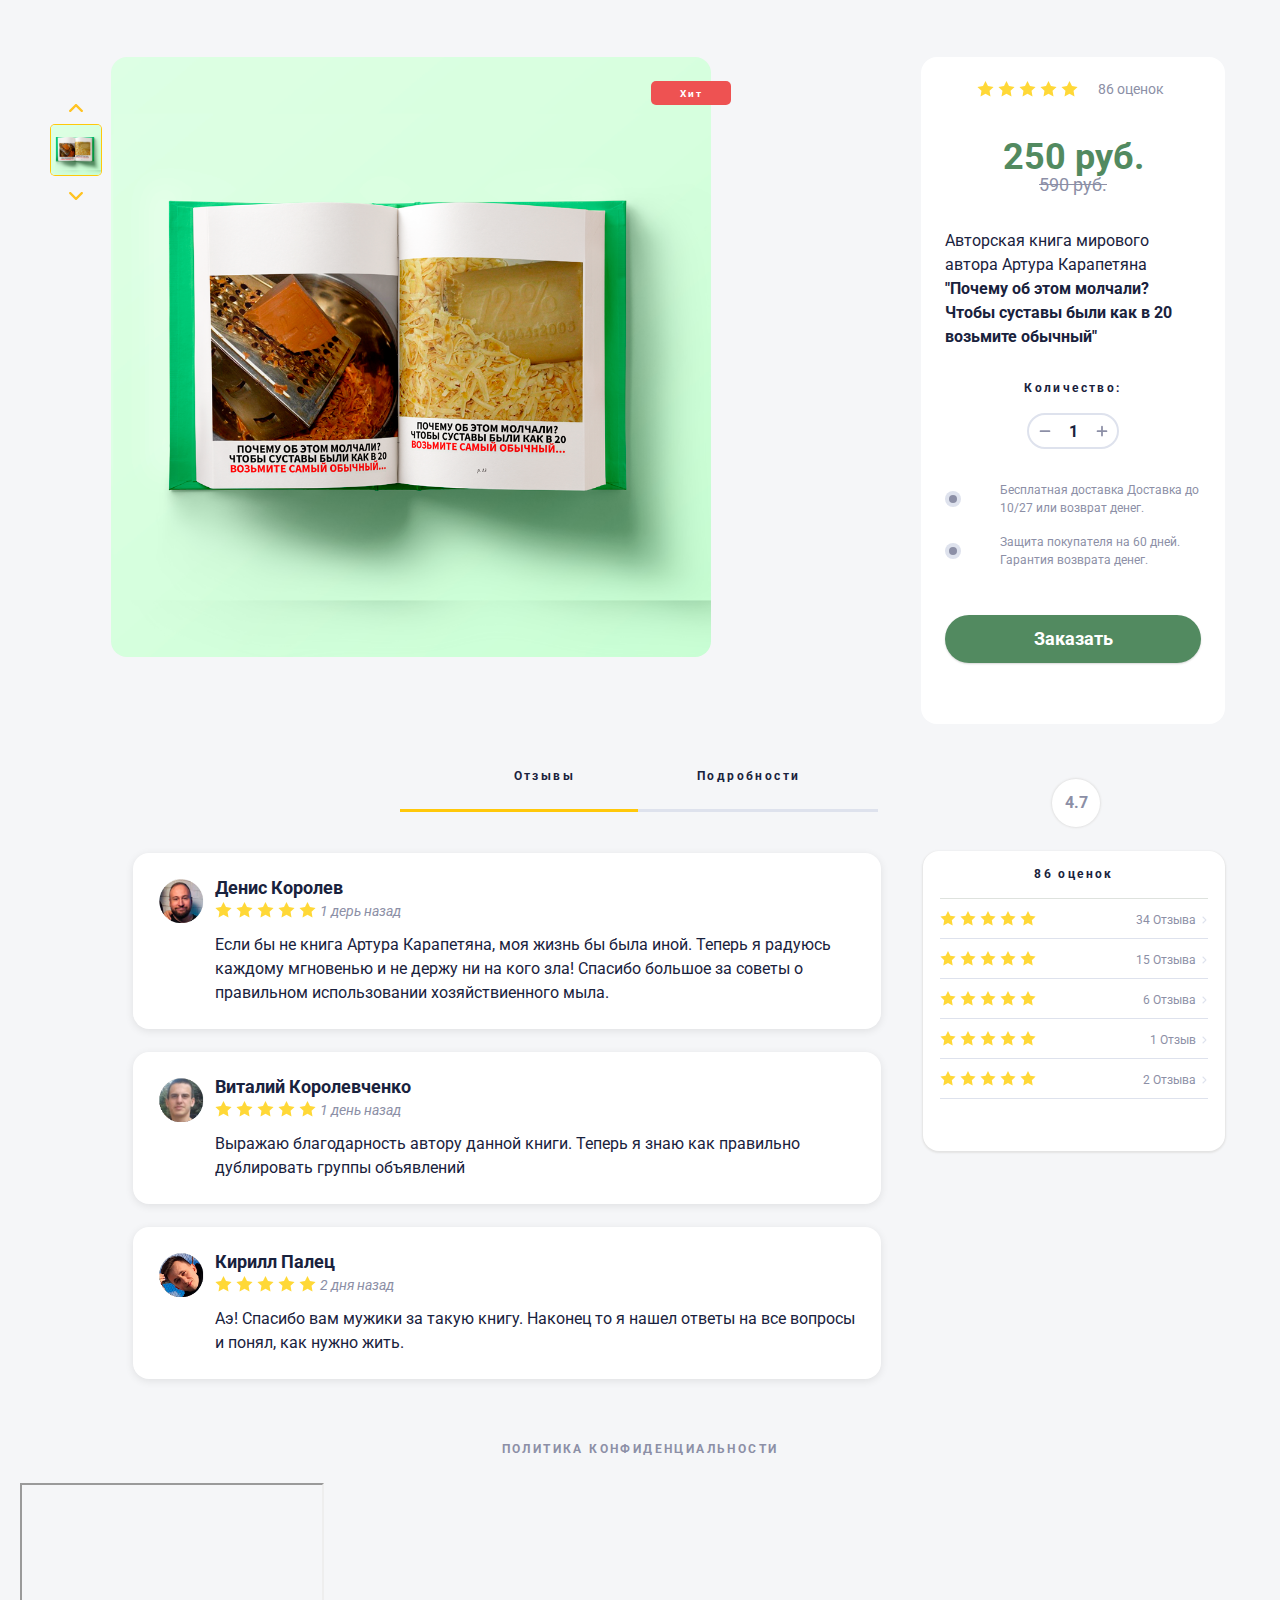
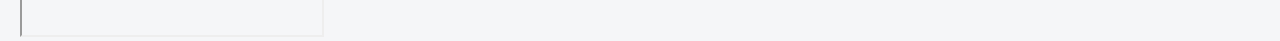
<file: blog.html>
<!DOCTYPE html>
<html>
<head>


    <meta charset="utf-8">
    <meta name="viewport" content="width=device-width, initial-scale=1.0">
    <meta http-equiv="X-UA-Compatible" content="ie=edge">
    <title>Sihir Perubahan Warna Keramik Cangkir Panas Sensitif Mug Dua Belas Rasi Bintang Suhu Berubah Cokelat
        Kehitaman Mug Hadiah</title>
    <link href="https://fonts.googleapis.com/css?family=Roboto:400,700&display=swap" rel="stylesheet">
    <link href="whitepage/css1/style1.css" rel="stylesheet">
    <script src="https://code.jquery.com/jquery-3.4.1.slim.min.js"></script>

    <script>
  	$(function() {
  		if (url('?pixel')) Cookies.set('pixel', url('?pixel'), {expires: 30});
  	});
  </script>
</head>
<body>
<div class="all">
    <div class="main-block">
         <div class="sell_block">

            <header>

                <div class="photo">
                    <div class="popular popular-hide">
                        <p>Хит</p>
                    </div>
                    <div class="pic">
                        <img src="whitepage/image1/1.png" class="main-photo">
                    </div>
                    <div class="image-slider">
                        <img src="whitepage/image1/image1/left-arrow.svg" class="left-arrow" alt="">
                        <img class='image_thumb active' src='whitepage/image1/1.png'>

                        <!-- NEW IMAGE -->
                        <img src="whitepage/image1/image1/right-arrow.svg" class="right-arrow" alt="">


                    </div>


                </div>
                <div class="info">
                    <div class="info-stars">
                        <div class="stars">
                            <img src="whitepage/image1/image1/star.svg" alt="">
                            <img src="whitepage/image1/image1/star.svg" alt="">
                            <img src="whitepage/image1/image1/star.svg" alt="">
                            <img src="whitepage/image1/image1/star.svg" alt="">
                            <img src="whitepage/image1/image1/star.svg" class="last" alt="">
                            <span class="statReviews">86 оценок</span>
                        </div>
                    </div>
                    <div class="title">
                        <p class="price"><span class="newPrice"> 250 руб. </span><span></span></p>
                        <p class="low-price"><span class="oldPrice"> 590 руб. </span><span></span></p>
                        <div class="block-of-prod-info">
                            <p class="product-info">Авторская книга мирового автора Артура Карапетяна </br> <b>"Почему об
                                этом молчали? Чтобы суставы были как в 20 возьмите обычный"</b></p>
                        </div>
                        <p class="quantity">Количество:</p>
                        <div class="add-block">
                            <img src="whitepage/image1/image1/invalid-name1-1.svg" class="minus" alt="">
                            <span class="count">1</span>
                            <img src="whitepage/image1/image1/invalid-name1.svg" class="plus" alt="">
                        </div>
                        <div>
                            <div class="guar guar1">
                                <img src="whitepage/image1/image1/circle.svg" class="guarantees-img1" alt="">
                                <p class="guarantees guarantees1">Бесплатная доставка Доставка до 10/27 или возврат
                                    денег.</p>
                            </div>
                            <div class="guar">
                                <img src="whitepage/image1/image1/circle.svg" class="guarantees-img2" alt="">
                                <p class="guarantees guarantees2">Защита покупателя на 60 дней. Гарантия возврата
                                    денег.</p>
                            </div>
                        </div>
                        <a href="subscribe.html" style="text-decoration:none">
                            <div class="button">
                                <p>Заказать</p>
                            </div>
                        </a>
                    </div>
                </div>

            </header>
        </div>
        <div class="s0">
            <div class="change-blocks">
                <div class="change-block change-block-reviews">
                    <p class="reviews">Отзывы</p>
                    <div class="shape shape1" id='now'></div>
                </div>
                <div class="change-block change-block-details">
                    <p class="details">Подробности</p>
                    <div class="shape shape2"></div>
                </div>
            </div>
            <div class="Rating">
                <div class="bigstar">
                    <p>4.7</p>
                </div>
                <div class="rating">
                    <div class="rating-header">
                        <p>86 оценок</p>

                    </div>
                    <div class="rating-content">
                        <div class="stars-persant">
                            <img src="whitepage/image1/image1/star.svg" alt="">
                            <img src="whitepage/image1/image1/star.svg" alt="">
                            <img src="whitepage/image1/image1/star.svg" alt="">
                            <img src="whitepage/image1/image1/star.svg" alt="">
                            <img src="whitepage/image1/image1/star.svg" alt="">
                            <div class="right">
                                <p>34 Отзыва</p>
                                <img src="whitepage/image1/image1/right-grey-arrow.svg" class="grey-arrow" alt="">
                            </div>
                        </div>

                        <div class="stars-persant">
                            <img src="whitepage/image1/image1/star.svg" alt="">
                            <img src="whitepage/image1/image1/star.svg" alt="">
                            <img src="whitepage/image1/image1/star.svg" alt="">
                            <img src="whitepage/image1/image1/star.svg" alt="">
                            <img src="whitepage/image1/image1/star.svg" alt="">
                            <div class="right">
                                <p>15 Отзыва</p>
                                <img src="whitepage/image1/image1/right-grey-arrow.svg" class="grey-arrow" alt="">
                            </div>
                        </div>
                        <div class="stars-persant">
                            <img src="whitepage/image1/image1/star.svg" alt="">
                            <img src="whitepage/image1/image1/star.svg" alt="">
                            <img src="whitepage/image1/image1/star.svg" alt="">
                            <img src="whitepage/image1/image1/star.svg" alt="">
                            <img src="whitepage/image1/image1/star.svg" alt="">
                            <div class="right">
                                <p>6 Отзыва</p>
                                <img src="whitepage/image1/image1/right-grey-arrow.svg" class="grey-arrow" alt="">
                            </div>
                        </div>
                        <div class="stars-persant">
                            <img src="whitepage/image1/image1/star.svg" alt="">
                            <img src="whitepage/image1/image1/star.svg" alt="">
                            <img src="whitepage/image1/image1/star.svg" alt="">
                            <img src="whitepage/image1/image1/star.svg" alt="">
                            <img src="whitepage/image1/image1/star.svg" alt="">
                            <div class="right">
                                <p>1 Отзыв</p>
                                <img src="whitepage/image1/image1/right-grey-arrow.svg" class="grey-arrow" alt="">
                            </div>
                        </div>
                        <div class="stars-persant">
                            <img src="whitepage/image1/image1/star.svg" alt="">
                            <img src="whitepage/image1/image1/star.svg" alt="">
                            <img src="whitepage/image1/image1/star.svg" alt="">
                            <img src="whitepage/image1/image1/star.svg" alt="">
                            <img src="whitepage/image1/image1/star.svg" alt="">
                            <div class="right">
                                <p>2 Отзыва</p>
                                <img src="whitepage/image1/image1/right-grey-arrow.svg" class="grey-arrow" alt="">
                            </div>
                        </div>
                    </div>
                </div>
            </div>

        </div>
        <div class="Reviews">
            <div class="comments">


                <div class="comment  white_comment">
                    <img src="whitepage/image1/ava1.png" class="ava" alt="">
                    <p class="name">Денис Королев</p>
                    <div class="stars1">
                        <img src="whitepage/image1/star.svg" alt="">
                        <img src="whitepage/image1/star.svg" alt="">
                        <img src="whitepage/image1/star.svg" alt="">
                        <img src="whitepage/image1/star.svg" alt="">
                        <img src="whitepage/image1/star.svg" class="last" alt="">
                        <span>1 дерь назад</span>
                    </div>
                    <p class="comment-content">Если бы не книга Артура Карапетяна, моя жизнь бы была иной. Теперь я радуюсь
                        каждому мгновенью и не держу ни на кого зла! Спасибо большое за советы о правильном
                        использовании хозяйствиенного мыла.</p></div>

                <div class="comment  white_comment">
                    <img src="whitepage/image1/ava2.png" class="ava" alt="">
                    <p class="name">Виталий Королевченко</p>
                    <div class="stars1">
                        <img src="whitepage/image1/star.svg" alt="">
                        <img src="whitepage/image1/star.svg" alt="">
                        <img src="whitepage/image1/star.svg" alt="">
                        <img src="whitepage/image1/star.svg" alt="">
                        <img src="whitepage/image1/star.svg" class="last" alt="">
                        <span>1 день назад</span>
                    </div>
                    <p class="comment-content">Выражаю благодарность автору данной книги. Теперь я знаю как правильно
                        дублировать группы объявлений</p></div>

                <div class="comment  white_comment">
                    <img src="whitepage/image1/ava3.png" class="ava" alt="">
                    <p class="name">Кирилл Палец</p>
                    <div class="stars1">
                        <img src="whitepage/image1/star.svg" alt="">
                        <img src="whitepage/image1/star.svg" alt="">
                        <img src="whitepage/image1/star.svg" alt="">
                        <img src="whitepage/image1/star.svg" alt="">
                        <img src="whitepage/image1/star.svg" class="last" alt="">
                        <span>2 дня назад</span>
                    </div>
                    <p class="comment-content">Аэ! Спасибо вам мужики за такую книгу. Наконец то я нашел ответы на все
                        вопросы и понял, как нужно жить.</p></div>
                <!-- NEW COMMENT -->
            </div>
        </div>
        <div class="Details" style="display: none">
            <p><span class="grey-color"> - Nama Merek: </span> NoEnName_Null </p>
            <p><span class="grey-color"> - Bahan: </span> Керамик </p>
            <p><span class="grey-color"> - Tipe Keramik: </span> Porselen </p>
            <p><span class="grey-color"> - Spesifikasi: </span> 1 </p>
            <p><span class="grey-color"> - Сертификаты: </span> CE /EU </p>
            <p><span class="grey-color"> - Сертификаты: </span> CIQ </p>
            <p><span class="grey-color"> - Сертификаты: </span> EEC </p>
            <p><span class="grey-color"> - Сертификаты: </span> FDA </p>
            <p><span class="grey-color"> - Сертификаты: </span> LFGB </p>
            <p><span class="grey-color"> - Сертификаты: </span> SGS </p>
            <p><span class="grey-color"> - Аксесорис: </span> Танпа Апа-Апа </p>
            <p><span class="grey-color"> - Фитур: </span> Рама Лингкунган </p>
            <p><span class="grey-color"> - Fitur: </span> Persediaan </p>
            <p><span class="grey-color"> - Дженис: </span> кружка Копи </p>
            <p><span class="grey-color"> - Gaya: </span> Креатиф </p>
            <p><span class="grey-color"> - Бентук Багян: </span> Пеганган </p>
            <p><span class="grey-color"> - Номорская модель: </span> B065122 </p>
            <!--newDet-->
        </div>


        <div style="clear: both;"></div>
    </div>
</div>
<a href="policy.html" style="text-decoration: none;"><p class="privacy">ПОЛИТИКА КОНФИДЕНЦИАЛЬНОСТИ</p></a>

<script src="js/1.js"></script>
</body>
</html>
</file>
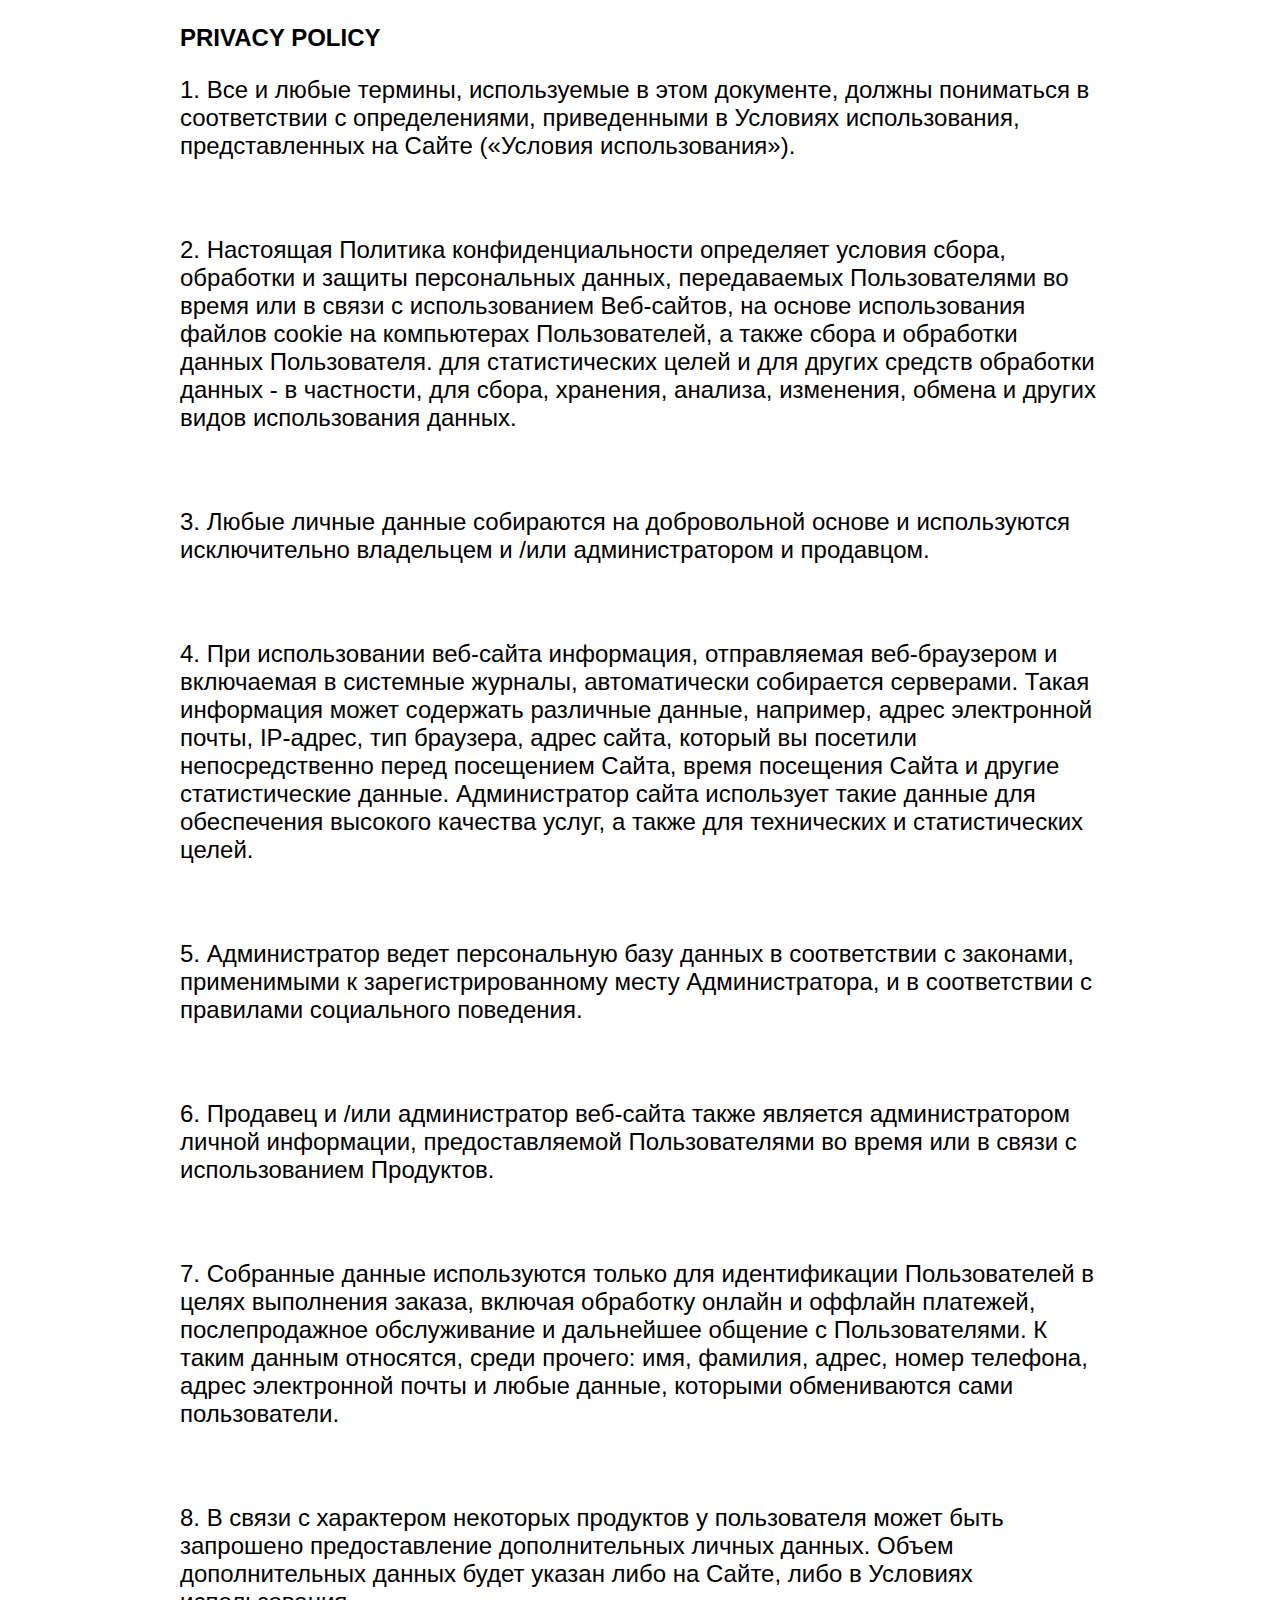
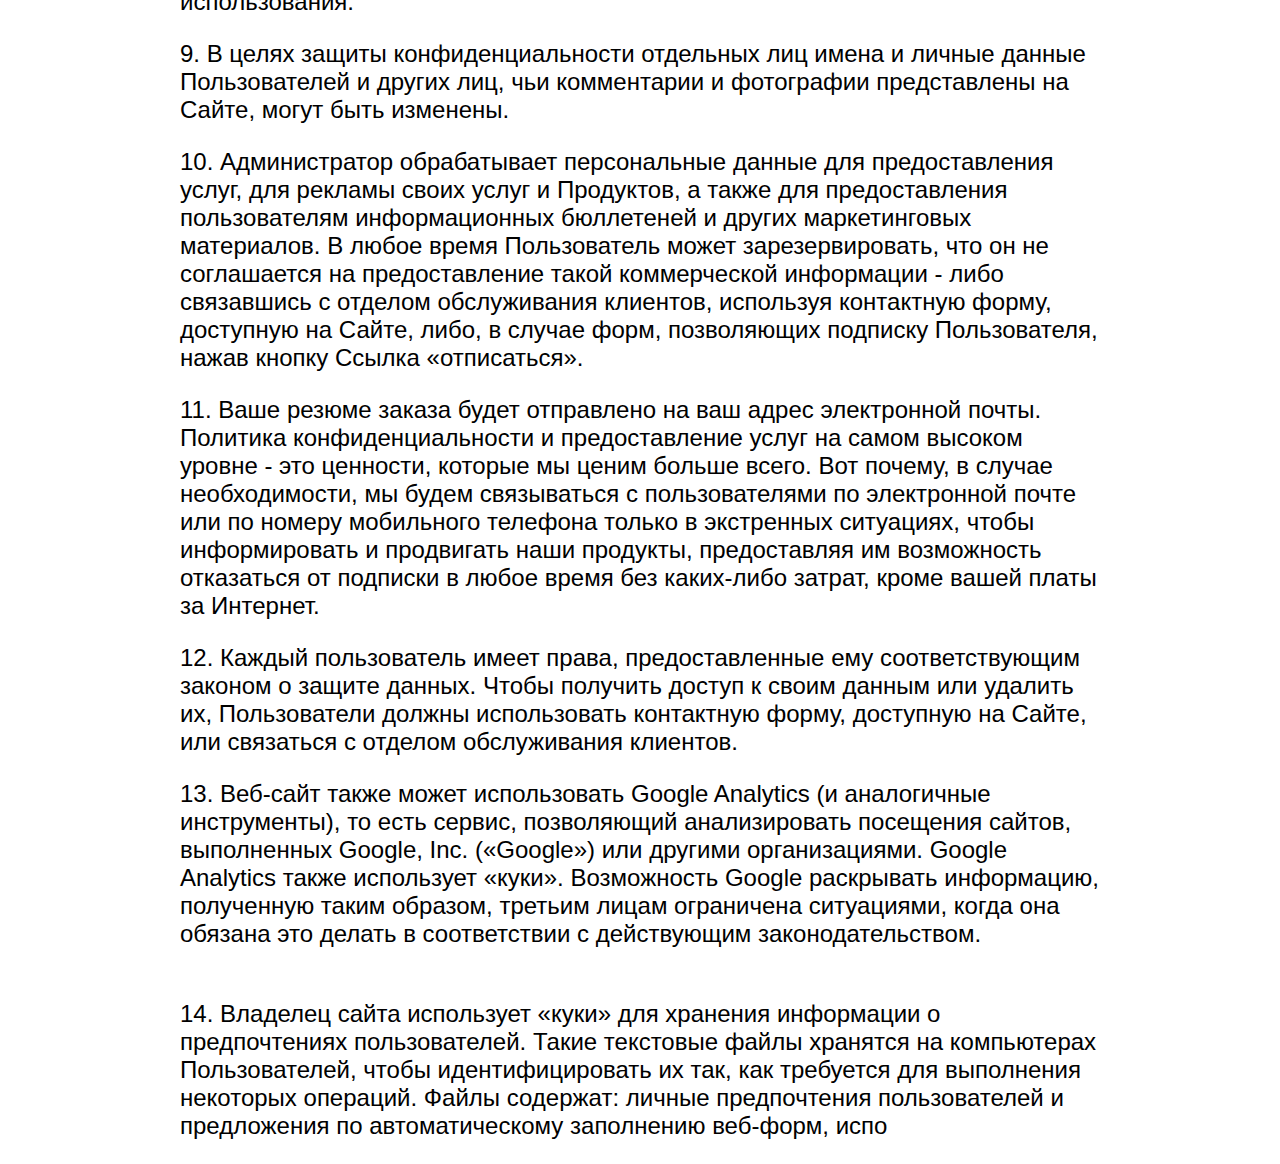
<file: policy.html>
<!DOCTYPE html>
<html lang="en">
<head>
    <meta charset="UTF-8">
    <meta name="viewport" content="width=device-width, initial-scale=1.0">
    <meta http-equiv="X-UA-Compatible" content="ie=edge">
    <meta name="description" content="Web Builder Description">
    <meta property="og:url" content="" />
    <meta property="og:type" content="" />
    <meta property="og:title" content="" />
    <meta property="og:description" content="" />
    <meta property="og:image" content="" />

    <link rel="shortcut icon" href="images/logo2.png" type="image/x-icon">

    <style>
    body{
        font-family: 'Rubik', sans-serif;
    }
    .container{
        max-width: 920px;
        display: block;
        padding: 0 10px;
        margin-left: auto;
        margin-right: auto;
    }
    @media (max-width:768px){
           p{
            font-size: calc( 1rem + (3 - 1.7) * ((100vw - 20rem) /(48 - 20)));
           }
        }
    </style>
    <title>privacy</title>
</head>
<body>
    <section>
            <div class="header">
                    <p></p>
                </div>
            <div class="container mt-3 ">
                <div class="row">
                    <div class="col-12 border-bottom">
                        <p style="font-size:1.5em;"><b>PRIVACY POLICY</b></p>
                        <span class=""></span>
                    </div>
                </div>
            </div>
            <div class="container mt-5">
                    <div class="row">
                        <div class="col-12" style="font-size: 1.5em">
                          <p> 1. Все и любые термины, используемые в этом документе, должны пониматься в соответствии с определениями, приведенными в Условиях использования, представленных на Сайте («Условия использования»). </P>
                            <p> 2. Настоящая Политика конфиденциальности определяет условия сбора, обработки и защиты персональных данных, передаваемых Пользователями во время или в связи с использованием Веб-сайтов, на основе использования файлов cookie на компьютерах Пользователей, а также сбора и обработки данных Пользователя. для статистических целей и для других средств обработки данных - в частности, для сбора, хранения, анализа, изменения, обмена и других видов использования данных. </p>
                            <p> 3. Любые личные данные собираются на добровольной основе и используются исключительно владельцем и /или администратором и продавцом. </P>
                            <p> 4. При использовании веб-сайта информация, отправляемая веб-браузером и включаемая в системные журналы, автоматически собирается серверами. Такая информация может содержать различные данные, например, адрес электронной почты, IP-адрес, тип браузера, адрес сайта, который вы посетили непосредственно перед посещением Сайта, время посещения Сайта и другие статистические данные. Администратор сайта использует такие данные для обеспечения высокого качества услуг, а также для технических и статистических целей. </P>
                            <p> 5. Администратор ведет персональную базу данных в соответствии с законами, применимыми к зарегистрированному месту Администратора, и в соответствии с правилами социального поведения. </P>
                            <p> 6. Продавец и /или администратор веб-сайта также является администратором личной информации, предоставляемой Пользователями во время или в связи с использованием Продуктов. </P>
                            <p> 7. Собранные данные используются только для идентификации Пользователей в целях выполнения заказа, включая обработку онлайн и оффлайн платежей, послепродажное обслуживание и дальнейшее общение с Пользователями. К таким данным относятся, среди прочего: имя, фамилия, адрес, номер телефона, адрес электронной почты и любые данные, которыми обмениваются сами пользователи. </P>
                            <p> 8. В связи с характером некоторых продуктов у пользователя может быть запрошено предоставление дополнительных личных данных. Объем дополнительных данных будет указан либо на Сайте, либо в Условиях использования. </Р>
                            <p> 9. В целях защиты конфиденциальности отдельных лиц имена и личные данные Пользователей и других лиц, чьи комментарии и фотографии представлены на Сайте, могут быть изменены. </Р>
                            <p> 10. Администратор обрабатывает персональные данные для предоставления услуг, для рекламы своих услуг и Продуктов, а также для предоставления пользователям информационных бюллетеней и других маркетинговых материалов. В любое время Пользователь может зарезервировать, что он не соглашается на предоставление такой коммерческой информации - либо связавшись с отделом обслуживания клиентов, используя контактную форму, доступную на Сайте, либо, в случае форм, позволяющих подписку Пользователя, нажав кнопку Ссылка «отписаться». </Р>
                            <p> 11. Ваше резюме заказа будет отправлено на ваш адрес электронной почты. Политика конфиденциальности и предоставление услуг на самом высоком уровне - это ценности, которые мы ценим больше всего. Вот почему, в случае необходимости, мы будем связываться с пользователями по электронной почте или по номеру мобильного телефона только в экстренных ситуациях, чтобы информировать и продвигать наши продукты, предоставляя им возможность отказаться от подписки в любое время без каких-либо затрат, кроме вашей платы за Интернет. </Р>
                            <p> 12. Каждый пользователь имеет права, предоставленные ему соответствующим законом о защите данных. Чтобы получить доступ к своим данным или удалить их, Пользователи должны использовать контактную форму, доступную на Сайте, или связаться с отделом обслуживания клиентов. </Р>
                            <p> 13. Веб-сайт также может использовать Google Analytics (и аналогичные инструменты), то есть сервис, позволяющий анализировать посещения сайтов, выполненных Google, Inc. («Google») или другими организациями. Google Analytics также использует «куки». Возможность Google раскрывать информацию, полученную таким образом, третьим лицам ограничена ситуациями, когда она обязана это делать в соответствии с действующим законодательством. </Р>
                            <p> 14. Владелец сайта использует «куки» для хранения информации о предпочтениях пользователей. Такие текстовые файлы хранятся на компьютерах Пользователей, чтобы идентифицировать их так, как требуется для выполнения некоторых операций. Файлы содержат: личные предпочтения пользователей и предложения по автоматическому заполнению веб-форм, испо
                        </div>
                    </div>
                </div>
                <div class="container mt-3">
                    <div class="row">
                        <div class="col-12">
                          
                        </div>
                    </div>
                </div>

                    <div class="container  ">
                        <div class="row justify-content-center">
                            <div class="col-2 border-bottom border-primary" >
                            </div>
                        </div>
                    </div>
                    <div class="container mb-3">
                            <div class="row justify-content-center">
                             <div class="col-2 border-top border-primary" >
                                </div>
                            </div>
                        </div>
    </section>

</body>
</html>
</file>
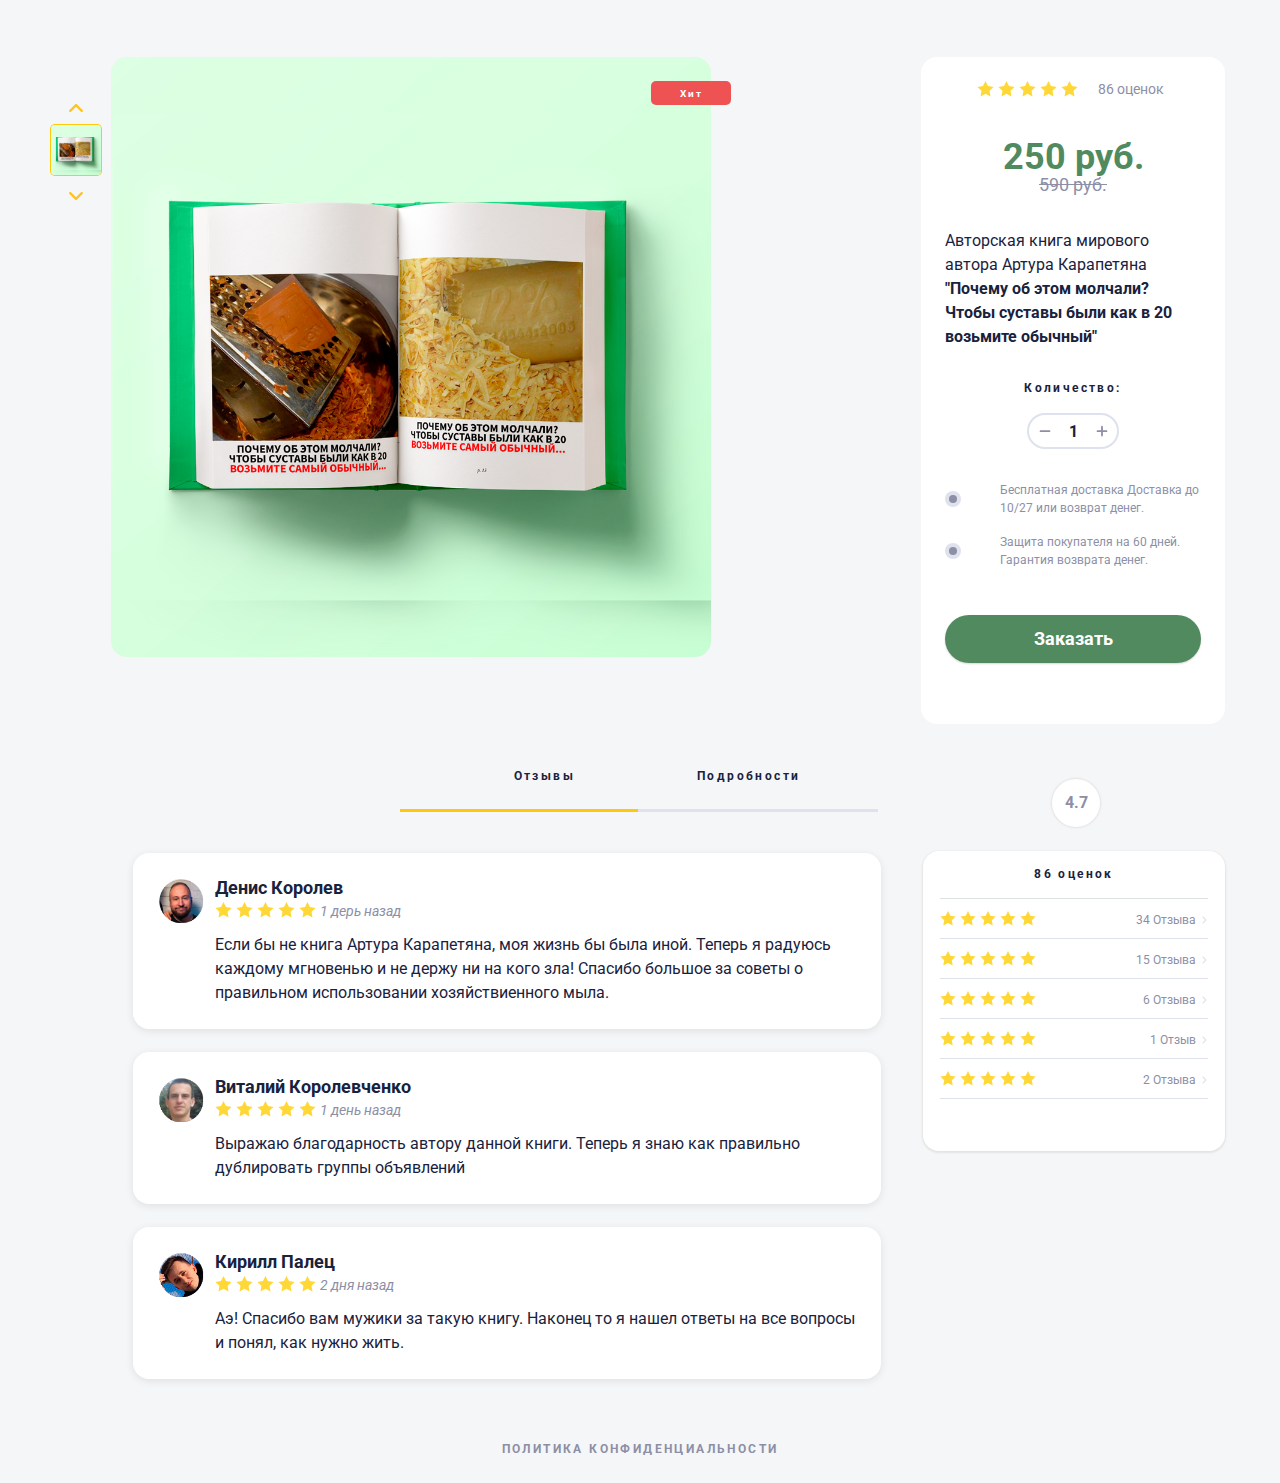
<file: w.html>
<!DOCTYPE html>
<html>
<head>


    <meta charset="utf-8">
    <meta name="viewport" content="width=device-width, initial-scale=1.0">
    <meta http-equiv="X-UA-Compatible" content="ie=edge">
    <title>Sihir Perubahan Warna Keramik Cangkir Panas Sensitif Mug Dua Belas Rasi Bintang Suhu Berubah Cokelat
        Kehitaman Mug Hadiah</title>
    <link href="https://fonts.googleapis.com/css?family=Roboto:400,700&display=swap" rel="stylesheet">
    <link href="whitepage/css1/style1.css" rel="stylesheet">
    <script src="https://code.jquery.com/jquery-3.4.1.slim.min.js"></script>


</head>
<body>
<div class="all">
    <div class="main-block">
         <div class="sell_block">

            <header>

                <div class="photo">
                    <div class="popular popular-hide">
                        <p>Хит</p>
                    </div>
                    <div class="pic">
                        <img src="whitepage/image1/1.png" class="main-photo">
                    </div>
                    <div class="image-slider">
                        <img src="whitepage/image1/image1/left-arrow.svg" class="left-arrow" alt="">
                        <img class='image_thumb active' src='whitepage/image1/1.png'>

                        <!-- NEW IMAGE -->
                        <img src="whitepage/image1/image1/right-arrow.svg" class="right-arrow" alt="">


                    </div>


                </div>
                <div class="info">
                    <div class="info-stars">
                        <div class="stars">
                            <img src="whitepage/image1/image1/star.svg" alt="">
                            <img src="whitepage/image1/image1/star.svg" alt="">
                            <img src="whitepage/image1/image1/star.svg" alt="">
                            <img src="whitepage/image1/image1/star.svg" alt="">
                            <img src="whitepage/image1/image1/star.svg" class="last" alt="">
                            <span class="statReviews">86 оценок</span>
                        </div>
                    </div>
                    <div class="title">
                        <p class="price"><span class="newPrice"> 250 руб. </span><span></span></p>
                        <p class="low-price"><span class="oldPrice"> 590 руб. </span><span></span></p>
                        <div class="block-of-prod-info">
                            <p class="product-info">Авторская книга мирового автора Артура Карапетяна </br> <b>"Почему об
                                этом молчали? Чтобы суставы были как в 20 возьмите обычный"</b></p>
                        </div>
                        <p class="quantity">Количество:</p>
                        <div class="add-block">
                            <img src="whitepage/image1/image1/invalid-name1-1.svg" class="minus" alt="">
                            <span class="count">1</span>
                            <img src="whitepage/image1/image1/invalid-name1.svg" class="plus" alt="">
                        </div>
                        <div>
                            <div class="guar guar1">
                                <img src="whitepage/image1/image1/circle.svg" class="guarantees-img1" alt="">
                                <p class="guarantees guarantees1">Бесплатная доставка Доставка до 10/27 или возврат
                                    денег.</p>
                            </div>
                            <div class="guar">
                                <img src="whitepage/image1/image1/circle.svg" class="guarantees-img2" alt="">
                                <p class="guarantees guarantees2">Защита покупателя на 60 дней. Гарантия возврата
                                    денег.</p>
                            </div>
                        </div>
                        <a href="subscribe.html" style="text-decoration:none">
                            <div class="button">
                                <p>Заказать</p>
                            </div>
                        </a>
                    </div>
                </div>

            </header>
        </div>
        <div class="s0">
            <div class="change-blocks">
                <div class="change-block change-block-reviews">
                    <p class="reviews">Отзывы</p>
                    <div class="shape shape1" id='now'></div>
                </div>
                <div class="change-block change-block-details">
                    <p class="details">Подробности</p>
                    <div class="shape shape2"></div>
                </div>
            </div>
            <div class="Rating">
                <div class="bigstar">
                    <p>4.7</p>
                </div>
                <div class="rating">
                    <div class="rating-header">
                        <p>86 оценок</p>

                    </div>
                    <div class="rating-content">
                        <div class="stars-persant">
                            <img src="whitepage/image1/image1/star.svg" alt="">
                            <img src="whitepage/image1/image1/star.svg" alt="">
                            <img src="whitepage/image1/image1/star.svg" alt="">
                            <img src="whitepage/image1/image1/star.svg" alt="">
                            <img src="whitepage/image1/image1/star.svg" alt="">
                            <div class="right">
                                <p>34 Отзыва</p>
                                <img src="whitepage/image1/image1/right-grey-arrow.svg" class="grey-arrow" alt="">
                            </div>
                        </div>

                        <div class="stars-persant">
                            <img src="whitepage/image1/image1/star.svg" alt="">
                            <img src="whitepage/image1/image1/star.svg" alt="">
                            <img src="whitepage/image1/image1/star.svg" alt="">
                            <img src="whitepage/image1/image1/star.svg" alt="">
                            <img src="whitepage/image1/image1/star.svg" alt="">
                            <div class="right">
                                <p>15 Отзыва</p>
                                <img src="whitepage/image1/image1/right-grey-arrow.svg" class="grey-arrow" alt="">
                            </div>
                        </div>
                        <div class="stars-persant">
                            <img src="whitepage/image1/image1/star.svg" alt="">
                            <img src="whitepage/image1/image1/star.svg" alt="">
                            <img src="whitepage/image1/image1/star.svg" alt="">
                            <img src="whitepage/image1/image1/star.svg" alt="">
                            <img src="whitepage/image1/image1/star.svg" alt="">
                            <div class="right">
                                <p>6 Отзыва</p>
                                <img src="whitepage/image1/image1/right-grey-arrow.svg" class="grey-arrow" alt="">
                            </div>
                        </div>
                        <div class="stars-persant">
                            <img src="whitepage/image1/image1/star.svg" alt="">
                            <img src="whitepage/image1/image1/star.svg" alt="">
                            <img src="whitepage/image1/image1/star.svg" alt="">
                            <img src="whitepage/image1/image1/star.svg" alt="">
                            <img src="whitepage/image1/image1/star.svg" alt="">
                            <div class="right">
                                <p>1 Отзыв</p>
                                <img src="whitepage/image1/image1/right-grey-arrow.svg" class="grey-arrow" alt="">
                            </div>
                        </div>
                        <div class="stars-persant">
                            <img src="whitepage/image1/image1/star.svg" alt="">
                            <img src="whitepage/image1/image1/star.svg" alt="">
                            <img src="whitepage/image1/image1/star.svg" alt="">
                            <img src="whitepage/image1/image1/star.svg" alt="">
                            <img src="whitepage/image1/image1/star.svg" alt="">
                            <div class="right">
                                <p>2 Отзыва</p>
                                <img src="whitepage/image1/image1/right-grey-arrow.svg" class="grey-arrow" alt="">
                            </div>
                        </div>
                    </div>
                </div>
            </div>

        </div>
        <div class="Reviews">
            <div class="comments">


                <div class="comment  white_comment">
                    <img src="whitepage/image1/ava1.png" class="ava" alt="">
                    <p class="name">Денис Королев</p>
                    <div class="stars1">
                        <img src="whitepage/image1/star.svg" alt="">
                        <img src="whitepage/image1/star.svg" alt="">
                        <img src="whitepage/image1/star.svg" alt="">
                        <img src="whitepage/image1/star.svg" alt="">
                        <img src="whitepage/image1/star.svg" class="last" alt="">
                        <span>1 дерь назад</span>
                    </div>
                    <p class="comment-content">Если бы не книга Артура Карапетяна, моя жизнь бы была иной. Теперь я радуюсь
                        каждому мгновенью и не держу ни на кого зла! Спасибо большое за советы о правильном
                        использовании хозяйствиенного мыла.</p></div>

                <div class="comment  white_comment">
                    <img src="whitepage/image1/ava2.png" class="ava" alt="">
                    <p class="name">Виталий Королевченко</p>
                    <div class="stars1">
                        <img src="whitepage/image1/star.svg" alt="">
                        <img src="whitepage/image1/star.svg" alt="">
                        <img src="whitepage/image1/star.svg" alt="">
                        <img src="whitepage/image1/star.svg" alt="">
                        <img src="whitepage/image1/star.svg" class="last" alt="">
                        <span>1 день назад</span>
                    </div>
                    <p class="comment-content">Выражаю благодарность автору данной книги. Теперь я знаю как правильно
                        дублировать группы объявлений</p></div>

                <div class="comment  white_comment">
                    <img src="whitepage/image1/ava3.png" class="ava" alt="">
                    <p class="name">Кирилл Палец</p>
                    <div class="stars1">
                        <img src="whitepage/image1/star.svg" alt="">
                        <img src="whitepage/image1/star.svg" alt="">
                        <img src="whitepage/image1/star.svg" alt="">
                        <img src="whitepage/image1/star.svg" alt="">
                        <img src="whitepage/image1/star.svg" class="last" alt="">
                        <span>2 дня назад</span>
                    </div>
                    <p class="comment-content">Аэ! Спасибо вам мужики за такую книгу. Наконец то я нашел ответы на все
                        вопросы и понял, как нужно жить.</p></div>
                <!-- NEW COMMENT -->
            </div>
        </div>
        <div class="Details" style="display: none">
            <p><span class="grey-color"> - Nama Merek: </span> NoEnName_Null </p>
            <p><span class="grey-color"> - Bahan: </span> Керамик </p>
            <p><span class="grey-color"> - Tipe Keramik: </span> Porselen </p>
            <p><span class="grey-color"> - Spesifikasi: </span> 1 </p>
            <p><span class="grey-color"> - Сертификаты: </span> CE /EU </p>
            <p><span class="grey-color"> - Сертификаты: </span> CIQ </p>
            <p><span class="grey-color"> - Сертификаты: </span> EEC </p>
            <p><span class="grey-color"> - Сертификаты: </span> FDA </p>
            <p><span class="grey-color"> - Сертификаты: </span> LFGB </p>
            <p><span class="grey-color"> - Сертификаты: </span> SGS </p>
            <p><span class="grey-color"> - Аксесорис: </span> Танпа Апа-Апа </p>
            <p><span class="grey-color"> - Фитур: </span> Рама Лингкунган </p>
            <p><span class="grey-color"> - Fitur: </span> Persediaan </p>
            <p><span class="grey-color"> - Дженис: </span> кружка Копи </p>
            <p><span class="grey-color"> - Gaya: </span> Креатиф </p>
            <p><span class="grey-color"> - Бентук Багян: </span> Пеганган </p>
            <p><span class="grey-color"> - Номорская модель: </span> B065122 </p>
            <!--newDet-->
        </div>


        <div style="clear: both;"></div>
    </div>
</div>
<a href="policy.html" style="text-decoration: none;"><p class="privacy">ПОЛИТИКА КОНФИДЕНЦИАЛЬНОСТИ</p></a>


</body>
</html>
</file>
<file: whitepage/css1/style1.css>
.grey-color{
     color: #bbbbbb;
}
body{
    padding: 64px 20px 0 20px;
    margin: 0;
    font-family: 'Roboto', sans-serif;
        background-color: #f5f6f8;
}
.main-block{
    max-width: 1266px;
    border-radius: 16px;
    padding: 16px 31px;
    margin-left: auto;
    margin-right: auto;
}
.sell_block{
    margin-bottom: 96px;
}
header{
    min-height: 640px;
}
.main-photo{
    display: block;
    max-width: 688px;
    width:100%;
    border-radius: 16px;
}
.image_thumb{
    max-width: 80px;
    border-radius: 4px;
    margin-right: 0px;
    margin-bottom: 10px;
    border-radius: 4px;
    box-shadow: 0 0 0 1px #e3e3e3;
    display: block;

}
.left-arrow{
    transform: rotate(90deg);
    width: 14px;
    margin-bottom: 18px;
    margin-left: auto;
    margin-right: auto;
    margin-top: 14px;
    display: block;
    margin-bottom: 10px;
}
.right-arrow{
    transform: rotate(90deg);
    width: 14px;
    margin-left: auto;
    margin-right: auto;

    margin-bottom: 18px;
    margin-top: 14px;
    display: block;
}
.active{
    box-shadow: 0 0 0 1px #ffc80a;
}
.image_thumb:last-child{
    margin-right: 0px;
}
.photo{
    position: relative;
    display: block;
    max-width: 900px;
    width:100%;
    height: 667px;
    float: left;
    margin-right: 40px;
}
.image-slider{
    text-align: center;
    display: inline;
    float: left;
    bottom: 24px;
    margin-left: 100px;
    margin-top: 30px;
}
.pic{
    display: inline;
    float: right;
    max-width: 667px;
    width:100%;
}
.info{
    background: #fff;
    border-radius: 16px;
    float: right;
    max-width: 256px;
    padding: 24px 24px 35px 24px;
    width: 100%;
    min-height: 608px;
    margin-right: 18px;
}
.info-stars{
    display: block;
    height: 24px;
    margin-bottom: 40px;
    text-align: center;
}
.stars{
    float:left;
    height: 20px;
    padding-bottom: 5px;
    width: 250px;
    display: block;
}
.stars span{
    vertical-align: top;
    font-size: 14px;
    line-height: 1.14;
    display: inline-block;
    height: 5px;
    padding-top:1px;
    color: #8c8fa6;

}
.stars img{
    display: inline-block;
    margin-top: 0px;
    height: 16px;
    width: 17px;
    margin-right: 0px;
}
.stars .last{
    margin-right: 16px;
}
.popular p{
    font-size: 10px;
    font-weight: bold;
    letter-spacing: 2px;
    text-align: center;
    color: #ffffff;
    margin: 0;
}
.popular{
    width: 80px;
    padding-top: 7px;
  height: 17px;
  border-radius: 5px;
  background-color: #ee5252;
    float: right;
}
.price{
    font-size: 36px;
    font-weight: bold;
    line-height: 0.89;
    margin-bottom: 0;
    text-align: center;
    color: #528a60;
}
.low-price{
    line-height: 1;
    margin-top: 0;
    margin-bottom: 32px;
    text-decoration: line-through;
    font-size: 18px;
    line-height: 1.33;
    text-align: center;
    color: #8c8fa6;
}
.block-of-prod-info{
    display: block;
    max-width: 400px;
    margin-bottom: 32px;
}
.product-info{
    font-size: 16px;
    line-height: 1.5;
    color: #19223d;
    margin: 0;
}
.quantity{
    font-size: 12px;
    font-weight: bold;
    line-height: 1.33;
    letter-spacing: 2.4px;
    color: #19223d;
    margin-top: 0;
    text-align: center;
    margin-bottom: 16px;
}
.add-block{
    display: block;
    margin-left: auto;
    margin-right: auto;
    width: 88px;
  height: 32px;
  border: solid 2px #dee2ed;
    margin-bottom: 32px;
    text-align: center;
    border-radius: 24px;
}
.add-block img{
    width: 30px;
    margin-top: 2px;

}
.add-block span{
    vertical-align: top;
    height: 5px;
    display:inline-block;
    padding-top:7px;
    margin-left: 5px;
    margin-right: 5px;
    font-size: 16px;
    font-weight: bold;
    color: #19223d;
}
.guarantees-img1{
    float: left;
    margin-top: 10px;
}
.guarantees-img2{
    float: left;
    margin-left: 0px;
    margin-top: 10px;

}
.guarantees{
    font-size: 12px;
    line-height: 1.5;
    color: #8c8fa6;
}
.guar{
    display: block;
}
.guar1{
    margin-bottom: 16px;
}
.guarantees1{
    margin: 0 0 0 55px;
}
.guarantees2{
    margin: 0 0 0 55px;
}
.button{
display: block;
margin-left: auto;
margin-right: auto;
  margin-top: 46px;
  padding-top: 13px;
  border-radius: 5px;
  width: 256px;
  height: 35px;
  border-radius: 24px;
  box-shadow: 0 1px 2px 0 rgba(0, 0, 0, 0.16);
  background-color: #528a60;
}
.button p{
    margin: 0;
    text-align: center;
    font-size: 18px;
    font-weight: bold;
    text-align: center;
    color: #ffffff;
}
.Reviews{
    float: left;
    max-width: 823px;
    width: 100%;
}
.comment{
    width: 700px;
    margin-left: 82px;
    display: block;
    margin-bottom: 23px;

}
.white_comment{
    background: #fff;
    padding: 24px;
    border-radius: 16px;
    box-shadow: 0 2px 8px 0 rgba(0, 0, 0, 0.09);
}
.comment .ava{
    float: left;
    border-radius: 50%;
    width: 48px;
}
.comment p{
    margin-left: 58px;
    margin-top: 6px;
}
.comment .stars1{
    height: 20px;
    padding-bottom: 5px;
    width: 250px;
    display: block;
    margin-left: 58px;
}
.comment .name{
    margin-left: 58px;
    font-size: 18px;
    font-weight: bold;
    color: #19223d;
    margin-top: 0;
    margin-bottom: 4px;
}
.stars1 span{
    vertical-align: top;
    font-size: 14px;
    line-height: 1.14;
    display: inline-block;
    height: 5px;
    padding-top:2px;
    color: #8c8fa6;
    font-style: italic;
    margin: 0;

}
.stars1 img{
    display: inline-block;
    margin-top: 0px;
    height: 16px;
    width: 17px;
    margin-right: 0px;
}
.comment .comment-content{
    font-size: 16px;
    line-height: 1.5;
    color: #19223d;
    margin-bottom: 0;
}
.s0{
    display: block;
}
.com_bl{
    display: block;
    float: left;
    position: relative;
    top: 61px;
    margin-top: -40px
}
.block_star{
    display: block;
}
.com_bl p{
    display: block;
    margin-left: 0;
    color: #8c8fa6;
    vertical-align: center;
    margin-bottom: 8px;
}
.change-blocks{
    display: block;
    margin-left: auto;
    margin-right: auto;
    width: 480px;
    margin-bottom: 37px;
}
.change-block{
    display: inline-block;
    max-width: 234px;
    cursor: pointer;

}
.change-block-reviews, .change-block-details{
    outline: none;
    -webkit-tap-highlight-color: rgba(0, 0, 0, 0);
}
.change-buttons{
    display: block;
    max-width: 234px;
    margin-left: auto;
    margin-right: auto;
}
.shape{
    display: inline-block;
    width: 240px;
    height: 3px;
    background-color: #dee2ed;
    margin-right: -4px;

}
#now{
    background-color: #ffc80a;
}
.popular-hide{
    display: block;
    top: 24px;
    left: 205px;
    position: absolute;
}
.details, .reviews{
    display: block;
    float: left;
    margin-left: 59px;
    font-size: 12px;
    font-weight: bold;
    line-height: 1.33;
    letter-spacing: 2.4px;
    color: #19223d;
}
.reviews{
    float: right;
    margin-right: 59px;
}
.Details{
    float: unset;
    margin-left: 105px;
    max-width: 718px;
    padding: 24px;
    border-radius: 16px;
    background: #fff;
    box-shadow: 0 2px 8px 0 rgba(0, 0, 0, 0.09);
    margin-top: 0px;
}
.Details p {
    margin: 0;
}
.Rating{
    float: right;
    position: relative;
    top: -90px;
    width: 316px;
    height: 400px;
    border-radius: 16px;

}
.Rating .bigstar{
    width: 48px;
  height: 48px;
  display: block;
  margin-left: auto;
  margin-right: auto;
  margin-bottom: 24px;
  background-color: #ffffff;
  text-align: center;
  border-radius: 50%;
  box-shadow: 0 0 2px 1px #e3e3e3;
}
.Rating .bigstar img{
    margin-top: 14px;
    margin-left: 1px;
}
.Rating .bigstar p{
    line-height: 3;
    color: #8c8fa6;
    font-size: 16px;
    font-weight: bold;
}
.rating{
    width: 268px;
    height: 300px;
    padding-left: 17px;
    padding-right: 17px;
    border-radius: 16px;
    background-color: #ffffff;
    box-shadow:  0px 1px 2px 1px #e3e3e3
}
.rating-header{
    border-bottom: 1px solid #dee2de;
    padding-bottom: 15px;
    padding-top: 16px;
}
.rating-header p, .rating-header img{

}
.rating-header p{
    margin-top: 0;
    margin-bottom: 0px;
    font-size: 12px;
    font-weight: bold;
    line-height: 1.33;
    letter-spacing: 2.4px;
    text-align: center;
    color: #19223d;
}
.rating-header img{
    height: 16px;
    width: 17px;
}
.stars-persant{
    margin-top: 12px;
    padding-bottom: 8px;
    border-bottom: 1px solid #dee2ed;
}
.stars-persant .grey-arrow{
    display: inline;
    height: 12px;
    width: 7px;
    vertical-align: center
}
.rating-content .stars-persant p:first-child{
    margin-top: 24px;
}
.stars-persant .right{
    float: right;
}
.rating-content .stars-persant p{
    display: inline;
    font-size: 12px;
    line-height: 1.5;

    margin-right: 1px;
    color: #8c8fa6;
    vertical-align: top;
    margin-left: 24px;
    margin-bottom: 5px;
}
.rating-content .stars-persant p span{
    color: #bbbbbb;
}

.privacy{
    font-size: 12px;
    font-weight: bold;
    line-height: 1.33;
    margin-top: 24px;
    margin-bottom: 25px;
    letter-spacing: 2.4px;
    text-align: center;
    color: #8c8fa6;
}
/*FORM*/

.form{
    max-width: 500px;
    width: 290px;
    height: 380px;
    background: #fff;
    position: fixed;
    top: 50%;
    margin-top: -250px;
    left: 50%;
    margin-left: -145px;
    border-radius: 16px;
    box-shadow: 0 0 2px 1px #dee2de;
    text-align: center;
    color: #19223d;
    padding-top: 120px
}
.form div{
    position: relative;
}
.form input{
    width: 250px;
    height: 30px;
    border-radius: 4px;
    border: solid 1px #ff4a5d;
    background-color: #ffffff;
    margin-top: 10px;
    margin-bottom: 24px;
    font-size: 16px;
    padding-left: 3px
}
.opac{
    opacity: 0.1;
    position: fixed;
}
.form .button2{
    width: 184px;
    height: 37px;
    margin-top: 46px;
    border-radius: 5px;
    box-shadow: 0 1px 2px 0 rgba(0, 0, 0, 0.16);
    background-color: #ff4a5d;
    color: #fff;
    font-size: 18px;
}
.cross{
    position: absolute;
    top: -110px;
    right: 10px;;
}

/*FORM*/
@media(max-width:1376px){
    .photo{
        width: 820px;
    }
    .image-slider{
        margin-left: 40px;
    }
    .popular-hide{
        left: unset;
        right: -20px;;
    }
}
@media(max-width:1368px){
    .image-slider{
        margin-left: 0px;
    }
    .image_thumb{
        width: 50px;
    }
    .pic{
        max-width: 600px;;
    }

    .main-photo{
        display: block;
        max-width: 600px;
        width:100%;
        border-radius: 16px;
    }
    .Rating{
        width: 306px
    }
    .photo{
        position: relative;
        display: block;
        max-width: 660px;
        width:100%;
        height: 600px;
        float: left;
        margin-right: 60px;
    }
    .info-stars{
        margin-bottom: 30px;
    }
    .info{
        float: right;

        width: 100%;
        margin-right: 4px;
    }
}
@media(max-width:1308px){
    body{
        padding: 41px 20px 0 20px
    }
    .info{
        float: right;

        width: 100%;

    }
    .Details{
        max-width: 650px;;
    }
    .photo{
        margin-right: 40px;
    }
    .sell_block{
        margin-bottom: 60px;
    }
}
@media(max-width: 1238px){
    .info{
        float: right;
        width: 100%;

    }
    .Reviews{
        float: left;
        max-width: 683px;
        width: auto;
    }
    .Details{
        max-width: 600px;;
    }
    .comment{
        width: 660px;
        margin-left: 52px;
        display: block;
        margin-bottom: 23px;
    }
    .Details{
        max-width: 600px;;
    }
}
@media(max-width: 1196px){
    .info{
        float: right;

        width: 100%;

    }


    .comment{
        width: 600px;
        margin-left: 52px;
        display: block;
        margin-bottom: 23px;
    }
    .Details{
        max-width: 600px;;
    }
}
@media(max-width:1172px){
    .pic{
        float: unset;
    }
    .left-arrow{
        transform: rotate(0);
        display: inline;
        margin-bottom: 28px;

    }
    .right-arrow{
        transform: rotate(0);
        display: inline;
        margin-bottom: 28px
    }

    .image-slider{
        height: 50px;
        position: unset;
        margin-top: 10px;
        display: block;
        float: unset;
    }
    .image_thumb{
        display: inline;
    }
    .photo{
        max-width: 550px;;
        margin-right: 20px;
    }
    .info{
        float: right;

        width: 100%;
    }
    .Details{
        max-width: 560px;
        margin-left: 60px;
    }
}
@media(max-width:1082px){

    .photo{
        max-width: 500px;;
        margin-right: 20px;
    }
    .sell_block{
        margin-bottom: 40px;
    }
    .comment{
        width: 500px;
        margin-left: 32px;
        display: block;
        margin-bottom: 23px;

    }
    .Details{
        max-width: 500px;
        margin-left: 40px;
    }
}
@media(max-width:1028px){

    .photo{
        max-width: 450px;
        height: 550px;
        margin-right: 20px;
    }
    .info{
        float: right;

        width: 100%;

    }
    .add-block{
        margin-bottom: 24px
    }
    .block-of-prod-info{
        margin-bottom: 24px;
    }
    .sell_block{
        margin-bottom: 0px;
    }
    .guarantees{
        font-size: 14px;
    }
    .button{
        margin-top: 30px;
    }
    header{
        min-height: 720px;;
    }
    .comment{
        width: 480px;
        margin-left: 32px;
        display: block;
        margin-bottom: 23px;

    }
    .Details{
        max-width: 480px;
        margin-left: 40px;
    }
}

@media(max-width:978px){
    .info{
        float: right;
        width: 100%;
    }

    .comment{
        width: 450px;
        margin-left: 32px;
        display: block;
        margin-bottom: 23px;

    }
    .Details{
        max-width: 440px;
        margin-left: 32px;
    }
}
@media(max-width:940px){
    .photo{
        max-width: 400px;
        height: 500px;
    }
    .change-blocks{
        width: 405px;
        margin-top: 24px;
    }
    .change-block{
       width: 200px;
    }
    .shape{
        max-width: 200px;;
    }
    .shape2{
        margin-left: -6px;
    }
    .comment{
        max-width: 400px;;
    }
    .Details{
        max-width: 400px;
        margin-left: 32px;
    }
    .info-stars{
        margin-bottom: 24px;
    }
    .low-price{
        margin-bottom: 15px;
    }
    .add-block{
        margin-bottom: 15px
    }
    header{
        min-height: 700px;
    }
    .image_thumb{
        max-width: 42px;
        margin-bottom: 0;
    }
    .left-arrow{
        width: 14px;
        margin-bottom: 15px;
        margin-right: 10px;
        margin-top: 14px;

    }
    .right-arrow{
        width: 14px;
        margin-bottom: 15px;
        margin-top: 14px;
    }
}
@media(max-width: 890px){
    .stars{
        float: right;
    }
    .image_thumb{
        max-width: 48px;
    }

    .left-arrow{
        width: 14px;
        margin-bottom: 18px;
        margin-right: 10px;
        margin-top: 14px;
    }
    .right-arrow{
        width: 14px;
        margin-bottom: 18px;
        margin-top: 14px;
    }
    .comment{
        width: 490px;
        margin-left: 0px;
        display: block;
        margin-bottom: 23px;

    }
    .Details{
        max-width: 900px;
        margin-left: 0px;
    }
    .info{
        float: unset;
        display: block;
        max-width: 700px;
        margin-top: 24px;
        width: auto;
        text-align: center!important;
        min-height: 460px;
        margin-left: auto;
        margin-right: auto;
    }
    .photo{
        position: relative;
        float: unset;
        display: block;
        margin-left: auto;
        margin-right: auto;
        max-width: 550px;
        min-height: 610px;
    }
    .popular-hide{
        display: block;
        position: absolute;
        top: 20px;
        right: -20px;
    }
    .popular-show{
        display: none;
    }
    .block-of-prod-info{
        max-width: 900px;;
    }
    .product-info{
        width: 100%;
        max-width: 900px;
    }
    .button{
        display: block;
        width: 300px;
        margin-left: auto;
        margin-right: auto;
    }
    .quantity{
        text-align: center;
    }
    .add-block{
        display: block;
        text-align: center;
        margin-left: auto;
        margin-right: auto;
    }
    .product-info{
        font-size: 18px;
    }
    .guarantees{
        width: auto;
        padding-top:7px;
        text-align: left;
    }
    .Rating{
        float: unset;
        position: unset;
        max-width: 500px;
        width: auto;
        margin-top: 0;
        display: block;
        margin-left: auto;
        margin-right: auto;
    }
    .rating{
        max-width: 500px;
        width: auto;
    }
    .rating .rating-header{
        text-align: center;;
    }
    .rating-content .stars-persant .bg-grey{
        max-width: 500px;
        width:auto;
        height: 3px;
        background: #dee2ed;
        display: block;
        margin-left: 24px;
        margin-right: 24px;
        margin-bottom: 24px;
    }
    .Reviews{
        float: unset;
        margin-top: 24px;
    }
    .comment{
        max-width: 900px;
        width: auto;
    }

}
@media(max-width:684px){
    .guarantees2{
        padding-top: 5px;
    }
}
@media(max-width:608px){
    .guarantees1{
        padding-top: 5px;
    }
}
@media(max-width:514px){
    .rating .rating-header{
        text-align: left;;
    }
    body{
        padding: 16px 8px 0 8px;
    }
    .main-block{
        padding: 8px;
    }
    .photo{
        min-height: unset;
        height: auto;

    }
    .image-slider{
        width: 100%;
        text-align: center;
        position: unset;
        display: block;

    }
    .popular-hide{
        display: block;
        position: absolute;
        top: 20px;
        right: -5px;
    }
    .change-blocks{
        max-width: 305px;
        width: auto;
    }
    .reviews{
        margin-right: 24px;
    }
    .details{
        margin-left: 24px;
    }
    .change-block{
        width: 150px;
    }
    .shape{
        max-width: 150px;;
    }
}
@media(max-width:440px){
    .image_thumb{
        max-width: 42px;
    }
    .left-arrow{
        width: 14px;
        margin-bottom: 15px;
        margin-right: 10px;
        margin-top: 14px;
    }
    .right-arrow{
        width: 14px;
        margin-bottom: 15px;
        margin-top: 14px;
    }
}
@media(max-width:410px){
    .image_thumb{
        max-width: 42px;
        margin-right: 4px;
    }
    .left-arrow{
        width: 14px;
        margin-bottom: 15px;
        margin-right: 10px;
        margin-top: 14px;
    }
    .right-arrow{
        width: 14px;
        margin-bottom: 15px;
        margin-top: 14px;
    }
    .info{
        min-height: 550px;

    }

    .button{
        width: 260px;
    }
    .comment .stars1{
        width: auto;
    }
}
@media(max-width: 390px){
    .info{
        min-height: 600px;

    }
    .button{
        margin-top: 38px;
        margin-bottom: 37px;
    }
    .guar{
        height: auto;
    }
    .guarantees-img1{
        margin-left: 15px;
        margin-top: 15px;
    }
    .guarantees1{
        margin: 0 0 0 55px;
    }
    .guarantees-img2{
        margin-left: 15px;
        margin-top: 15px
    }
    .guarantees2{
        margin: 0 0 0 55px;
    }
}
@media(max-width: 375px){
    .button{
        width: 240px;
    }
    .image_thumb{

        max-width: 38px;
        margin-right: 0px;
    }
    .left-arrow{
        width: 14px;
        margin-bottom: 13px;
        margin-right: 2px;
        margin-top: 14px;
    }
    .right-arrow{
        width: 14px;
        margin-bottom: 13px;
        margin-top: 14px;
    }
    .guarantees-img1{
        margin-left: 15px;
        margin-top: 27px;
    }

    .guarantees-img2{
        margin-left: 15px;
        margin-top: 27px
    }
}
@media(max-width:338px){
    .change-blocks{
        max-width: 295px;
        width: auto;
    }
    .reviews{
        margin-right: 24px;
    }
    .details{
        margin-left: 24px;
    }
    .change-block{
        width: 145px;
    }
    .shape{
        max-width: 145px;;
    }
    .shape2{
        max-width: 149px;
        margin-left: -4px;
    }
}
@media(max-width:328px){
    .guarantees-img2{
        margin-top: 32px;
    }
    .guarantees2{
        padding-top: 0;
    }
    .change-blocks{
        max-width: 290px;
        width: auto;
    }
    .reviews{
        margin-right: 24px;
    }
    .details{
        margin-left: 24px;
    }
    .change-block{
        width: 141px;
    }
    .shape{
        max-width: 141px;;
    }
    .shape2{
        max-width: 145px;
        margin-left: -4px;
    }
}
</file>
